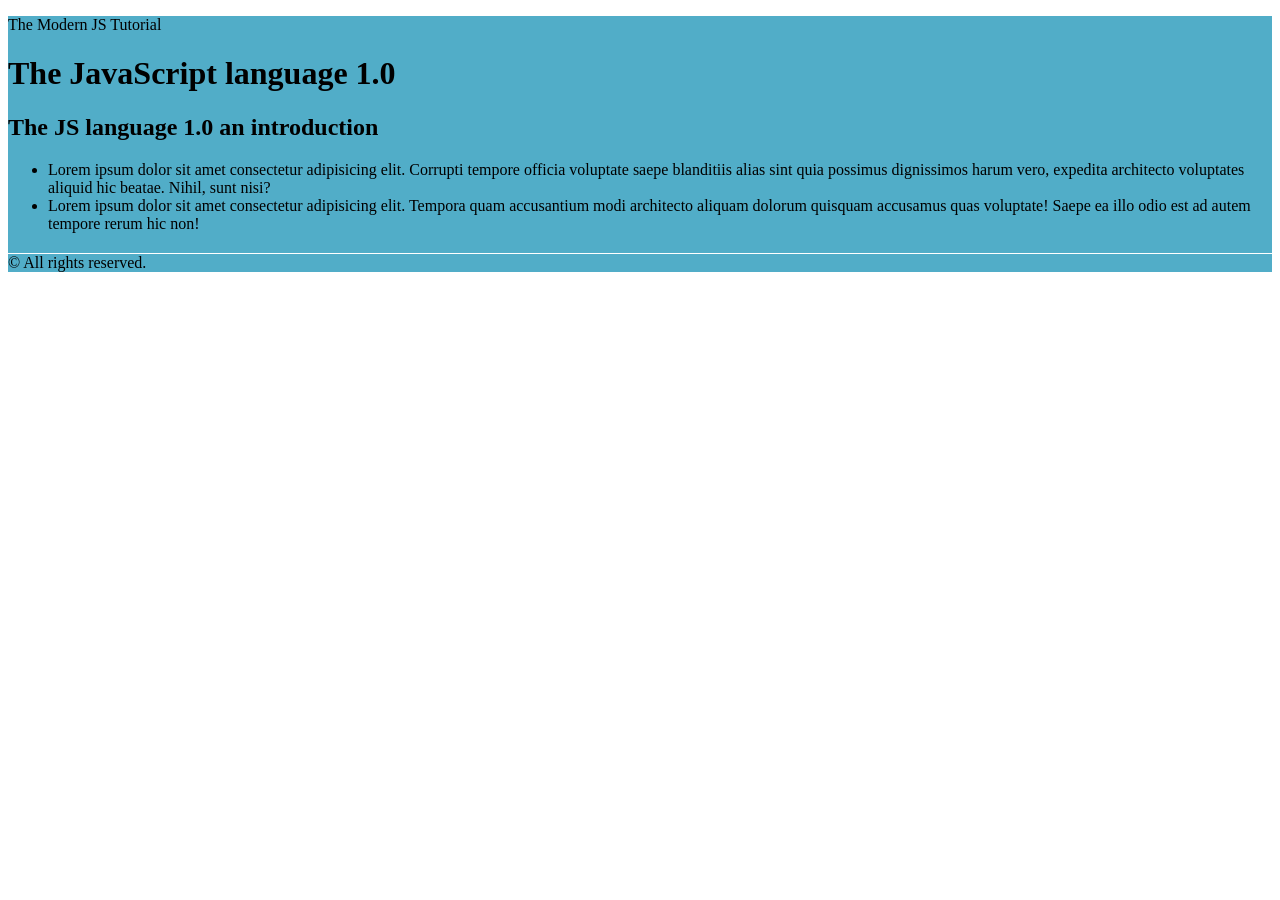
<file: HTML_CSS/Introduction_CSS_Exercise/02/index.html>
<!DOCTYPE html>
<html lang="en">
<head>
    <meta charset="UTF-8">
    <meta name="viewport" content="width=device-width, initial-scale=1.0">
    <title>The Modern JavaScript</title>
    <link rel="stylesheet" href="styles.css">
</head>
<body>

    <main>
        <p>The Modern JS Tutorial</p>
        <h1>The JavaScript language 1.0</h1>
        <h2>The JS language 1.0 an introduction</h2>
        <ul>
            <li>
                Lorem ipsum dolor sit amet consectetur adipisicing elit. Corrupti tempore officia voluptate saepe blanditiis alias sint quia possimus dignissimos harum vero, expedita architecto voluptates aliquid hic beatae. Nihil, sunt nisi?
            </li>
            <li>
                Lorem ipsum dolor sit amet consectetur adipisicing elit. Tempora quam accusantium modi architecto aliquam dolorum quisquam accusamus quas voluptate! Saepe ea illo odio est ad autem tempore rerum hic non!
            </li>
        </ul>
    </main>
    <footer>
        &copy; All rights reserved.
    </footer>
    
</body>
</html>
</file>
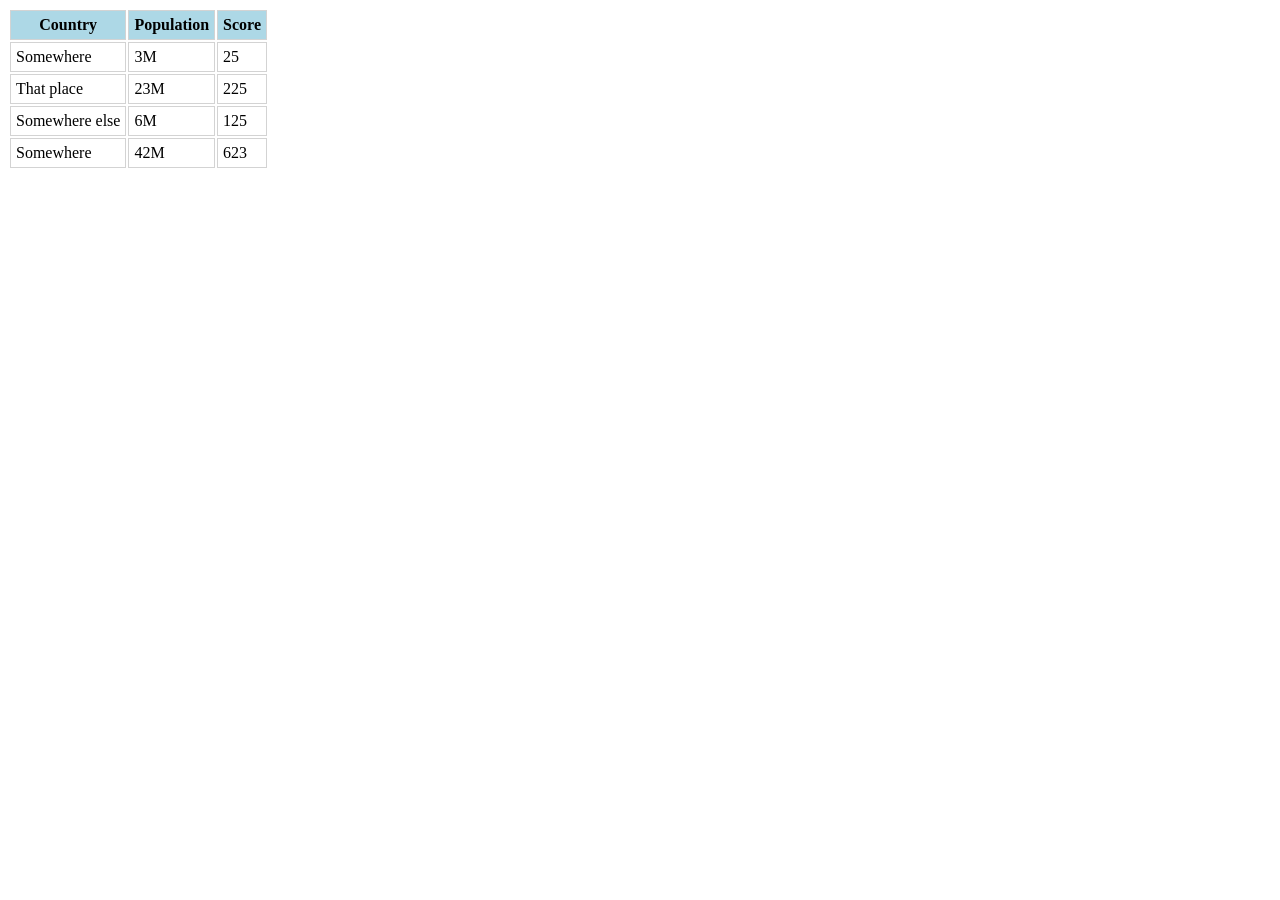
<file: HTML_CSS/Introduction_CSS_Exercise/07/index.html>
<!DOCTYPE html>
<html lang="en">
<head>
    <meta charset="UTF-8">
    <meta name="viewport" content="width=device-width, initial-scale=1.0">
    <title>Styling Table</title>
    <link rel="stylesheet" href="styles.css">
</head>
<body>

    <table>
        <thead>
            <tr>
                <th>Country</th>
                <th>Population</th>
                <th>Score</th>
            </tr>
        </thead>

        <tbody>
            <tr>
                <td>Somewhere</td>
                <td>3M</td>
                <td>25</td>
            </tr>
            <tr>
                <td>That place</td>
                <td>23M</td>
                <td>225</td>
            </tr>
            <tr>
                <td>Somewhere else</td>
                <td>6M</td>
                <td>125</td>
            </tr>
            <tr>
                <td>Somewhere</td>
                <td>42M</td>
                <td>623</td>
            </tr>
        </tbody>
    </table>
    
</body>
</html
</file>
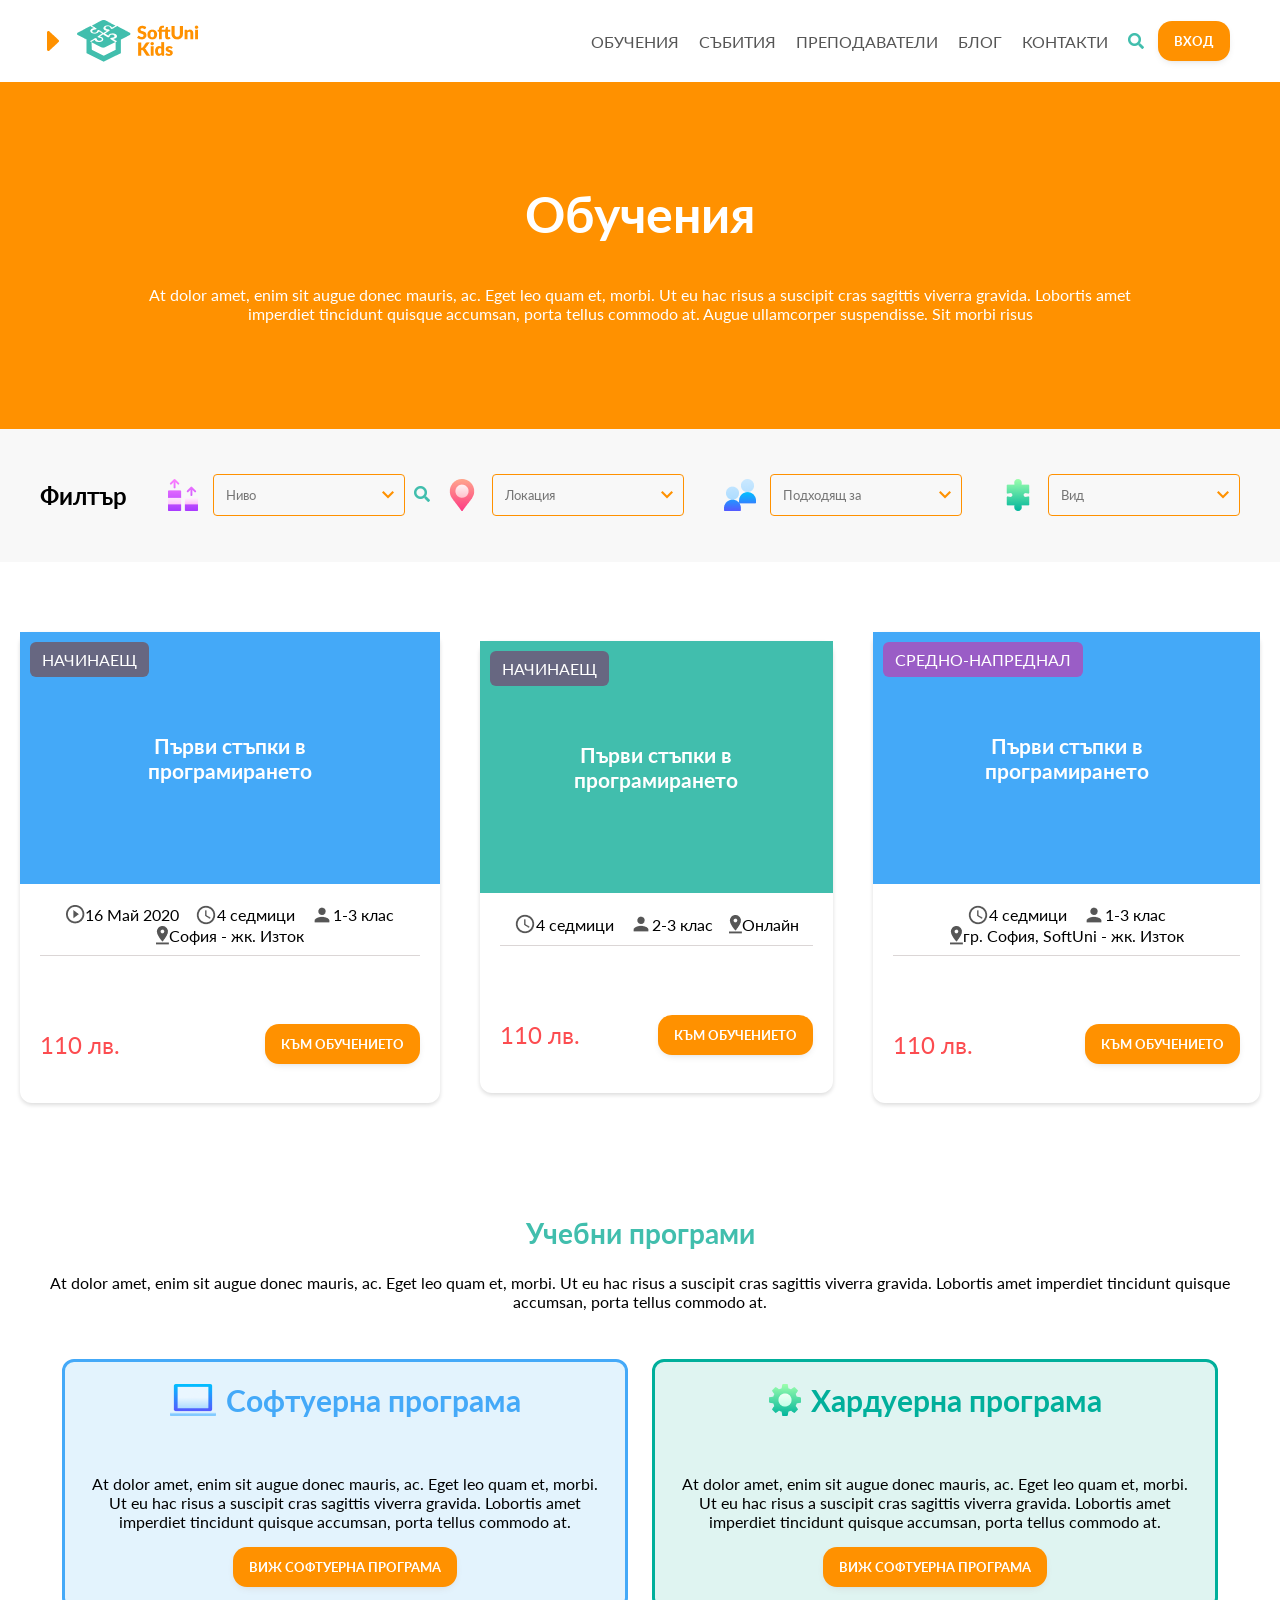
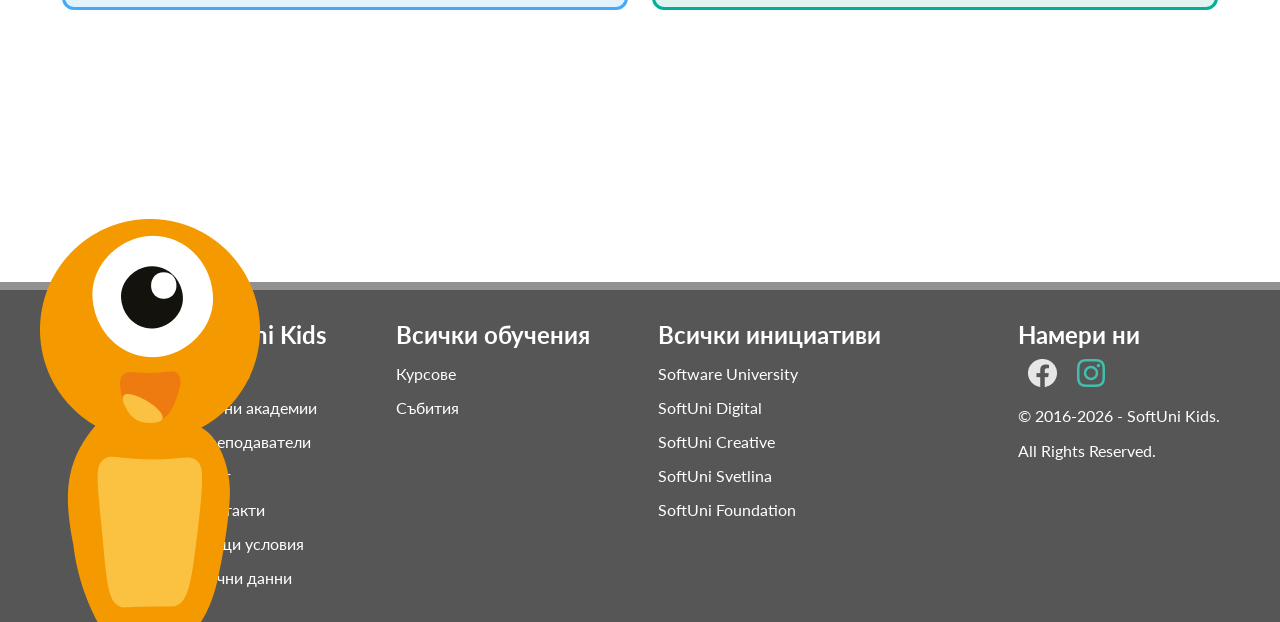
<file: HTML_CSS/Workshop-LandingPage.html>
<!DOCTYPE html>
<html lang="en">

<head>
    <meta charset="UTF-8">
    <meta name="viewport" content="width=device-width, initial-scale=1.0">
    <title>SoftuniKids</title>
    <link rel="stylesheet" href="styles.css">
</head>

<body>
    <header class="page-header">
        <article class="logo-container">
            <img class="logo-sign" src="logo-sign.png" alt="logo-sign picture">
            <img class="logo-img" src="logo.png" alt="SoftUni Kids-picture">
        </article>
        <nav>
            <ul>
                <li class="nav-item">
                    <a class="nav-link" href="#">Обучения</a>
                </li>
                <li class="nav-item">
                    <a class="nav-link" href="#">Събития</a>
                </li>
                <li class="nav-item">
                    <a class="nav-link" href="#">Преподаватели</a>
                </li>
                <li class="nav-item">
                    <a class="nav-link" href="#">Блог</a>
                </li>
                <li class="nav-item">
                    <a class="nav-link" href="#">Контакти</a>
                </li>

                <li class="nav-item login-nav-item">
                    <img src="search.png">
                    <button class="btn login-btn">
                        Вход
                    </button>
                </li>
            </ul>
        </nav>
    </header>

    <main>
        <section class="intro">
            <h1>
                Обучения
            </h1>
            <p>
                At dolor amet, enim sit augue donec mauris, ac.
                Eget leo quam et, morbi. Ut eu hac risus a suscipit cras sagittis viverra
                gravida. Lobortis amet imperdiet tincidunt quisque accumsan,
                porta tellus commodo at.
                Augue ullamcorper suspendisse. Sit morbi risus
            </p>
        </section>

        <section class="filters">
            <h4 class="filters-title"> Филтър</h4>
            <label for="level">
                <img src="level.png">
                <input type="text" placeholder="Ниво" id="level">
                <img class="question-mark-icon" src="search.png">
            </label>

            <label for="location">
                <img src="location.png">
                <input type="text" placeholder="Локация" id="location">
            </label>

            <label for="people">
                <img src="people.png">
                <input type="text" placeholder="Подходящ за" id="people">
            </label>

            <label for="type">
                <img src="type.png">
                <input type="text" placeholder="Вид" id="type">
            </label>
        </section>

        <section class="trainings">
            <article class="training">
                <header>
                    <span>
                        Начинаещ
                    </span>
                    <h3>
                        Първи стъпки в програмирането
                    </h3>
                </header>
                <article class="training-content">
                    <span class="training-contentinfo">
                        <img src="play-btn.png">
                        16 Май 2020
                    </span>
                    <span class="training-contentinfo">
                        <img src="clock.png">
                        4 седмици
                    </span>
                    <span class="training-contentinfo">
                        <img src="person.png">
                        1-3 клас
                    </span>
                    <span class="training-contentinfo">
                        <img src="drop.png">
                        София - жк. Изток
                    </span>
                </article>

                <footer>
                    <article class="training-price">
                        <p>110 лв.</p>
                    </article>
                    <article class="tarining-cta">
                        <button class="btn">
                            към обучението
                        </button>
                    </article>
                </footer>
            </article>

            <article class="training">
                <header>
                    <span>
                        Начинаещ
                    </span>
                    <h3>
                        Първи стъпки в програмирането
                    </h3>
                </header>
                <article class="training-content">
                    <span class="training-contentinfo">
                        <img src="clock.png">
                        4 седмици
                    </span>
                    <span class="training-contentinfo">
                        <img src="person.png">
                        2-3 клас
                    </span>
                    <span class="training-contentinfo">
                        <img src="drop.png">
                        Онлайн
                    </span>
                </article>

                <footer>
                    <article class="training-price">
                        <p>110 лв.</p>
                    </article>
                    <article class="tarining-cta">
                        <button class="btn">
                            към обучението
                        </button>
                    </article>
                </footer>
            </article>

            <article class="training">
                <header>
                    <span>
                        Средно-напреднал
                    </span>
                    <h3>
                        Първи стъпки в програмирането
                    </h3>
                </header>
                <article class="training-content">
                    <span class="training-contentinfo">
                        <img src="clock.png">
                        4 седмици
                    </span>
                    <span class="training-contentinfo">
                        <img src="person.png">
                        1-3 клас
                    </span>
                    <span class="training-contentinfo">
                        <img src="drop.png">
                        гр. София, SoftUni - жк. Изток
                    </span>
                </article>

                <footer>
                    <article class="training-price">
                        <p>110 лв.</p>
                    </article>
                    <article class="tarining-cta">
                        <button class="btn">
                            към обучението
                        </button>
                    </article>
                </footer>
            </article>
        </section>

        <section class="programs">
            <header>
                <h2>Учебни програми</h2>
                <p>At dolor amet, enim sit augue donec mauris, ac. Eget leo quam et, morbi. Ut eu hac risus a suscipit
                    cras sagittis viverra gravida. Lobortis amet imperdiet tincidunt quisque accumsan, porta tellus
                    commodo at.</p>
            </header>
            <article class="programs-content">

                <article class="program software">
                    <header class="program-header">
                        <img src="computer.png">
                        <h4>
                            Софтуерна програма
                        </h4>
                    </header>
                    <article class="program-content">
                        <p>
                            At dolor amet, enim sit augue donec mauris, ac. Eget leo quam et, morbi. Ut eu hac risus a
                            suscipit cras sagittis viverra gravida. Lobortis amet imperdiet tincidunt quisque accumsan,
                            porta tellus commodo at.
                        </p>
                        <button class="btn">
                            виж софтуерна програма
                        </button>
                    </article>
                </article>

                <article class="program hardware">
                    <header class="program-header">
                        <img src="settings.png">
                        <h4>
                            Хардуерна програма
                        </h4>
                    </header>
                    <article class="program-content">
                        <p>
                            At dolor amet, enim sit augue donec mauris, ac. Eget leo quam et, morbi. Ut eu hac risus a
                            suscipit cras sagittis viverra gravida. Lobortis amet imperdiet tincidunt quisque accumsan,
                            porta tellus commodo at.
                        </p>
                        <button class="btn">
                            виж софтуерна програма
                        </button>
                    </article>
                </article>
            </article>

        </section>

    </main>

    <footer class="page-footer">
        <article class="footer-person-container">
            <img src="emoji.png">
        </article>

        <article class="footer-menu">
            <nav class="kids">
                <h5>Softuni Kids</h5>
                <ul>
                    <li>
                        <a href="#">Начало</a>
                    </li>
                    <li>
                        <a href="#">Летни академии</a>
                    </li>
                    <li>
                        <a href="#">Преподаватели</a>
                    </li>
                    <li>
                        <a href="#">Блог</a>
                    </li>
                    <li>
                        <a href="#">Контакти</a>
                    </li>
                    <li>
                        <a href="#">Общи условия</a>
                    </li>
                    <li>
                        <a href="#">Лични данни</a>
                    </li>

                </ul>
            </nav>
        </article>

        <article class="footer-menu">
            <nav class="educations">
                <h5>Всички обучения</h5>
                <ul>
                    <li><a href="#">Курсове</a></li>
                    <li><a href="#">Събития</a></li>
                </ul>
            </nav>
        </article>

        <article class="footer-menu">
            <nav class="initiatives">
                <h5>Всички инициативи</h5>
                <ul>
                    <li><a href="#">Software University</a></li>
                    <li><a href="#">SoftUni Digital</a></li>
                    <li><a href="#">SoftUni Creative</a></li>
                    <li><a href="#">SoftUni Svetlina</a></li>
                    <li><a href="#">SoftUni Foundation</li>
                </ul>
            </nav>
        </article>

        <article class="footer-menu">
            <nav class="social-media">
                <h5>Намери ни</h5>
                <ul>
                    <li><a href="#"><img src="facebook.png"></a></li>
                    <li><a href="#"><img src="instagram.png"></a></li>
                </ul>
                <p>&copy; 2016-2026 - SoftUni Kids.</p>
                <p> All Rights Reserved.</p>
            </nav>
        </article>

    </footer>


</body>

</html>
</file>
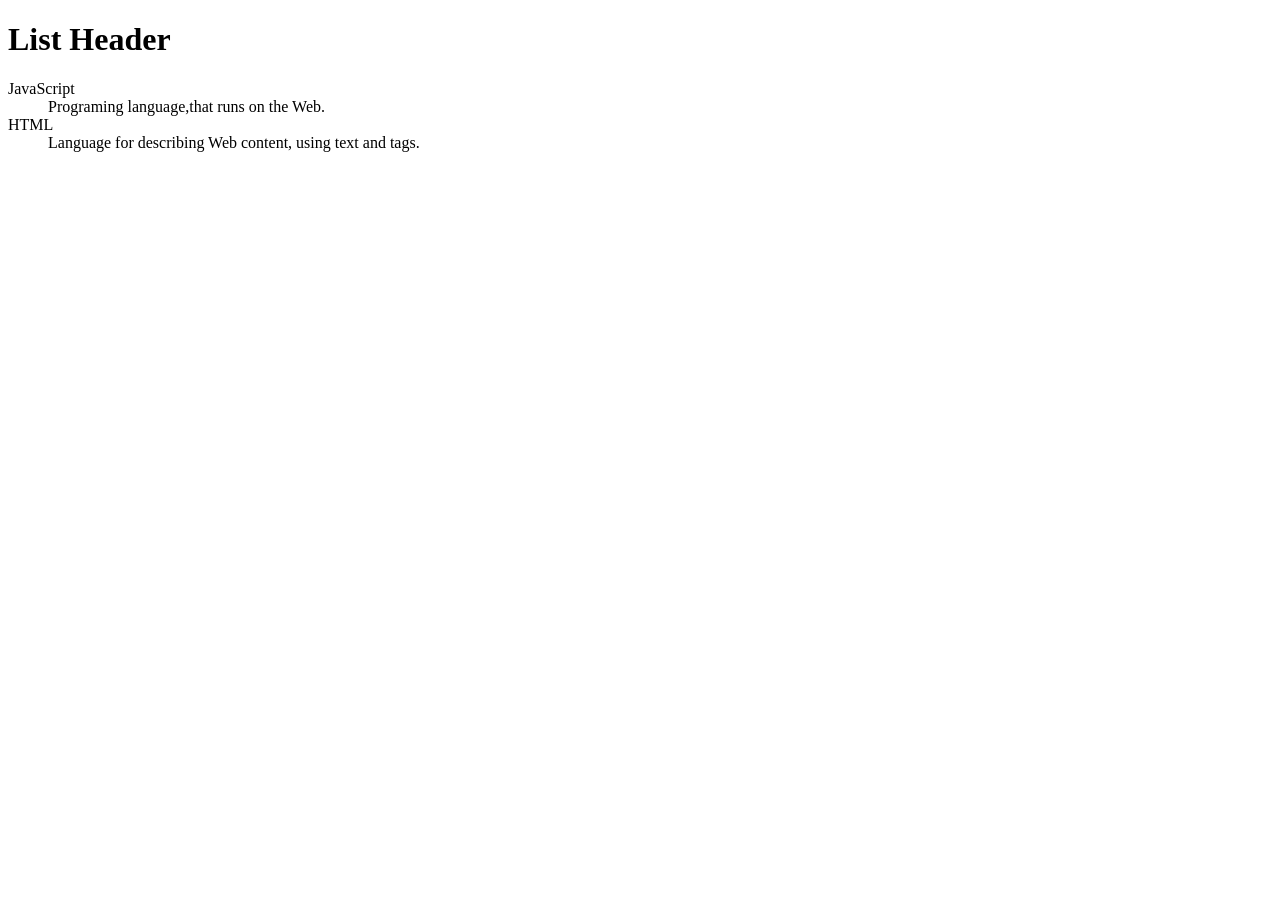
<file: HTML_CSS/Itroduction_HTML_Exercises/definition-list.html>
<!DOCTYPE html>
<html lang="en">
<head>
    <meta charset="UTF-8">
    <meta name="viewport" content="width=device-width, initial-scale=1.0">
    <title>Definition Lists</title>
</head>
<body>
    <h1>
        List Header
    </h1>

    <dt>JavaScript</dt>
    <dd>Programing language,that runs on the Web.</dd>
    <dt>HTML</dt>
    <dd>Language for describing Web content, using text and tags.</dd>
    
</body>
</html>
</file>
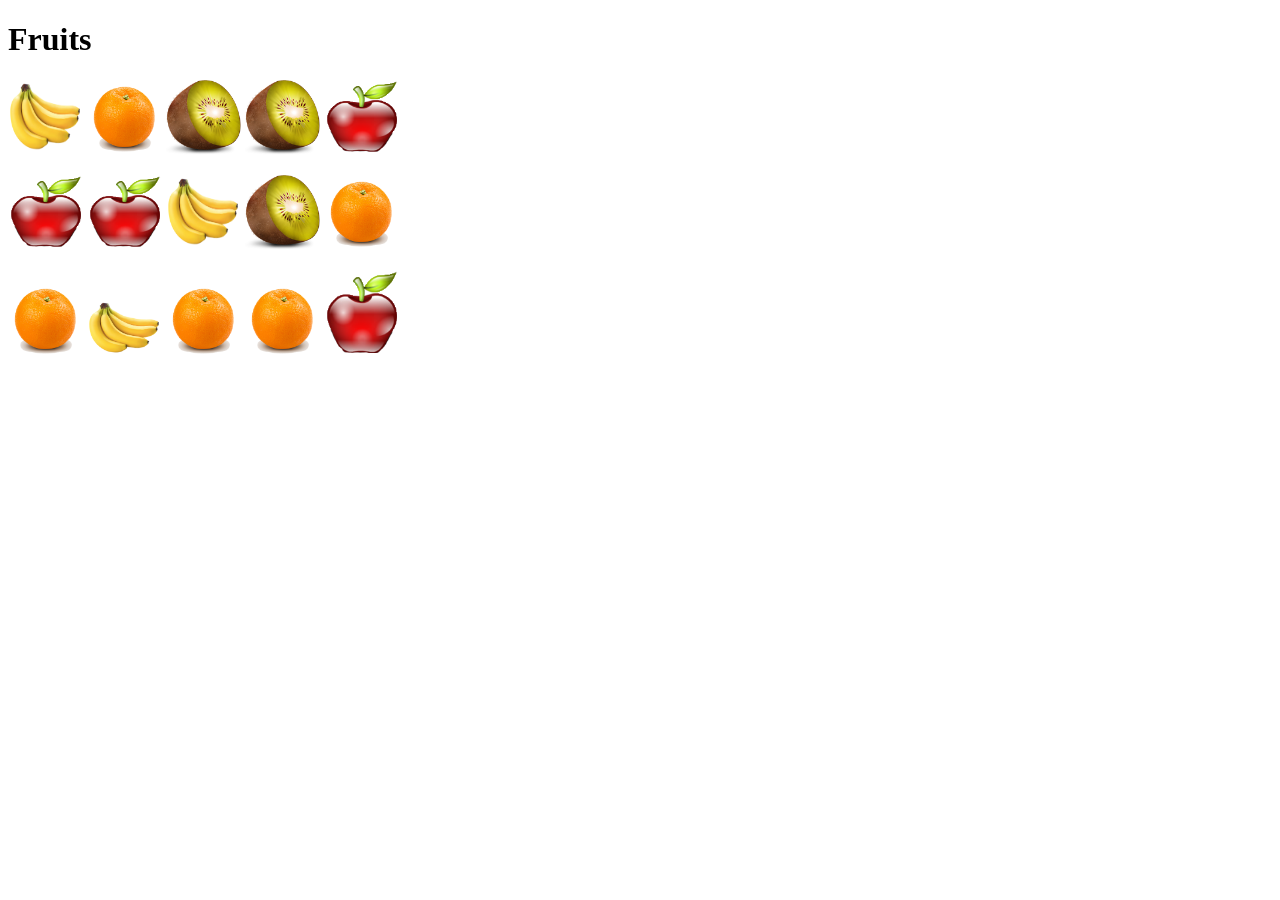
<file: HTML_CSS/Itroduction_HTML_Exercises/Fruits.html>
<!DOCTYPE html>
<html lang="en">
<head>
    <meta charset="UTF-8">
    <meta name="viewport" content="width=device-width, initial-scale=1.0">
    <title>Fruits</title>
    </head>
<body>
    <h1>Fruits</h1>
    <p>
        <img src="banana.png" height="75" width="75" alt="Banana">
        <img src="orange.png" height="75" width="75" alt="Orange">
        <img src="kiwi.png" height="75" width="75" alt="Kiwi">
        <img src="kiwi.png" height="75" width="75" alt="Kiwi">
        <img src="apple.png" height="75" width="75" alt="Apple">
    </p>
    
        <p>
        <img src="apple.png" height="75" width="75" alt="Apple">
        <img src="apple.png" height="75" width="75" alt="Apple">
        <img src="banana.png" height="75" width="75" alt="Banana">
        <img src="kiwi.png" height="75" width="75" alt="Kiwi">
        <img src="orange.png" height="75" width="75" alt="Orange">
    </p>

        <p>
        <img src="orange.png" width="75px" alt="Orange">
        <img src="banana.png" width="75px" alt="Banana">
        <img src="orange.png" width="75px" alt="Orange">
        <img src="orange.png" width="75px" alt="Orange">
        <img src="apple.png" width="75px" alt="Apple">
    </p>
     
</body>
</html>
</file>
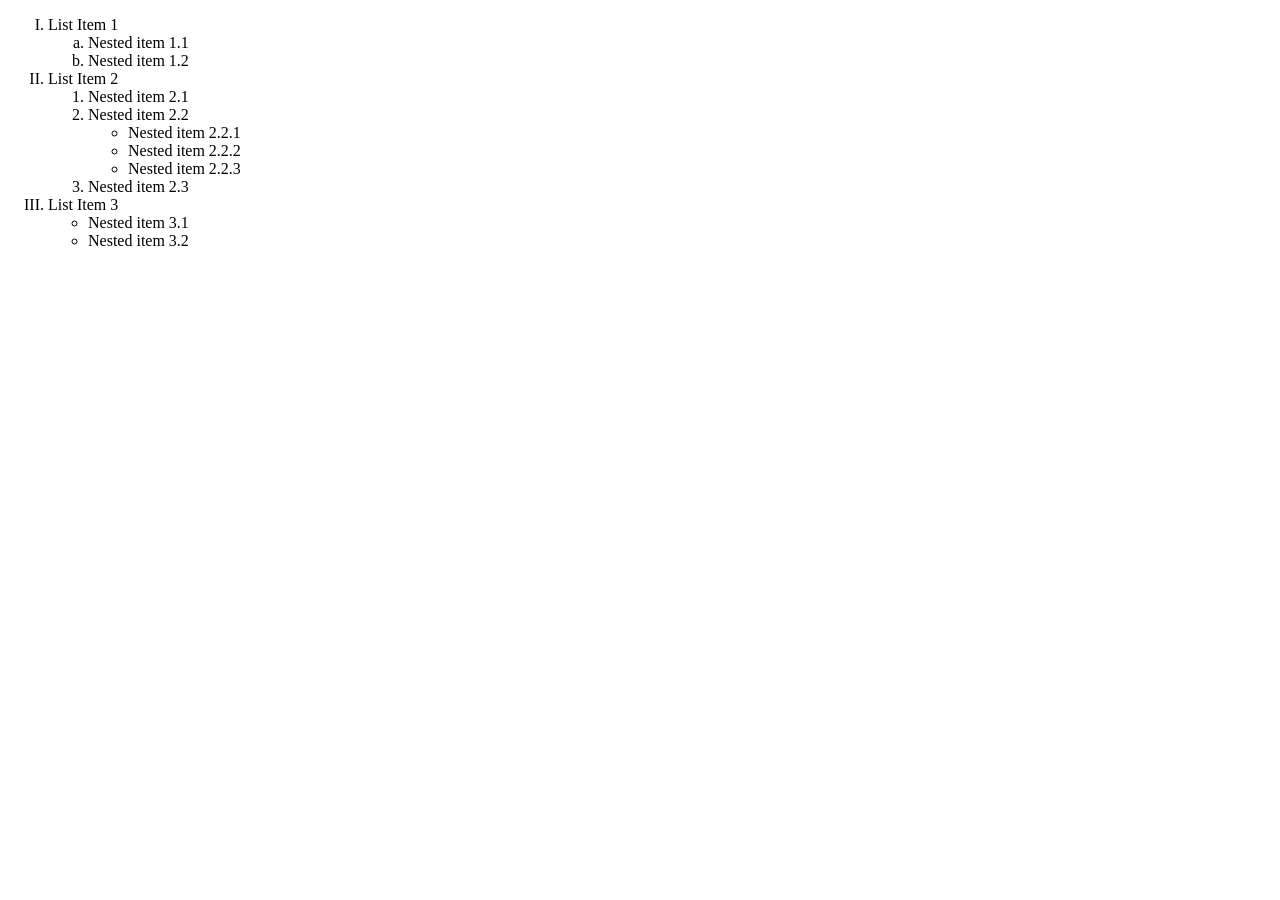
<file: HTML_CSS/Itroduction_HTML_Exercises/html-lists.html>
<!DOCTYPE html>
<html lang="en">
<head>
    <meta charset="UTF-8">
    <meta name="viewport" content="width=device-width, initial-scale=1.0">
    <title>HTML Lists</title>
</head>
<body>
    <ol type="I">
        <li>
            List Item 1

            <ol type="a">
                <li>Nested item 1.1</li>
                <li>Nested item 1.2</li>
            </ol>
        </li>

        <li>
            List Item 2

            <ol>
                <li>Nested item 2.1</li>
                <li>Nested item 2.2</li>
                    
                    <ul type="circle">
                        <li>Nested item 2.2.1</li>
                        <li>Nested item 2.2.2</li>
                        <li>Nested item 2.2.3</li>
                    </ul>

                <li>Nested item 2.3</li>
            </ol>
        </li>

        <li>
            List Item 3
            <ul type="disk">
                <li>Nested item 3.1</li>
                <li>Nested item 3.2</li>
            </ul>

        </li>
    </ol>
    
</body>
</html>
</file>
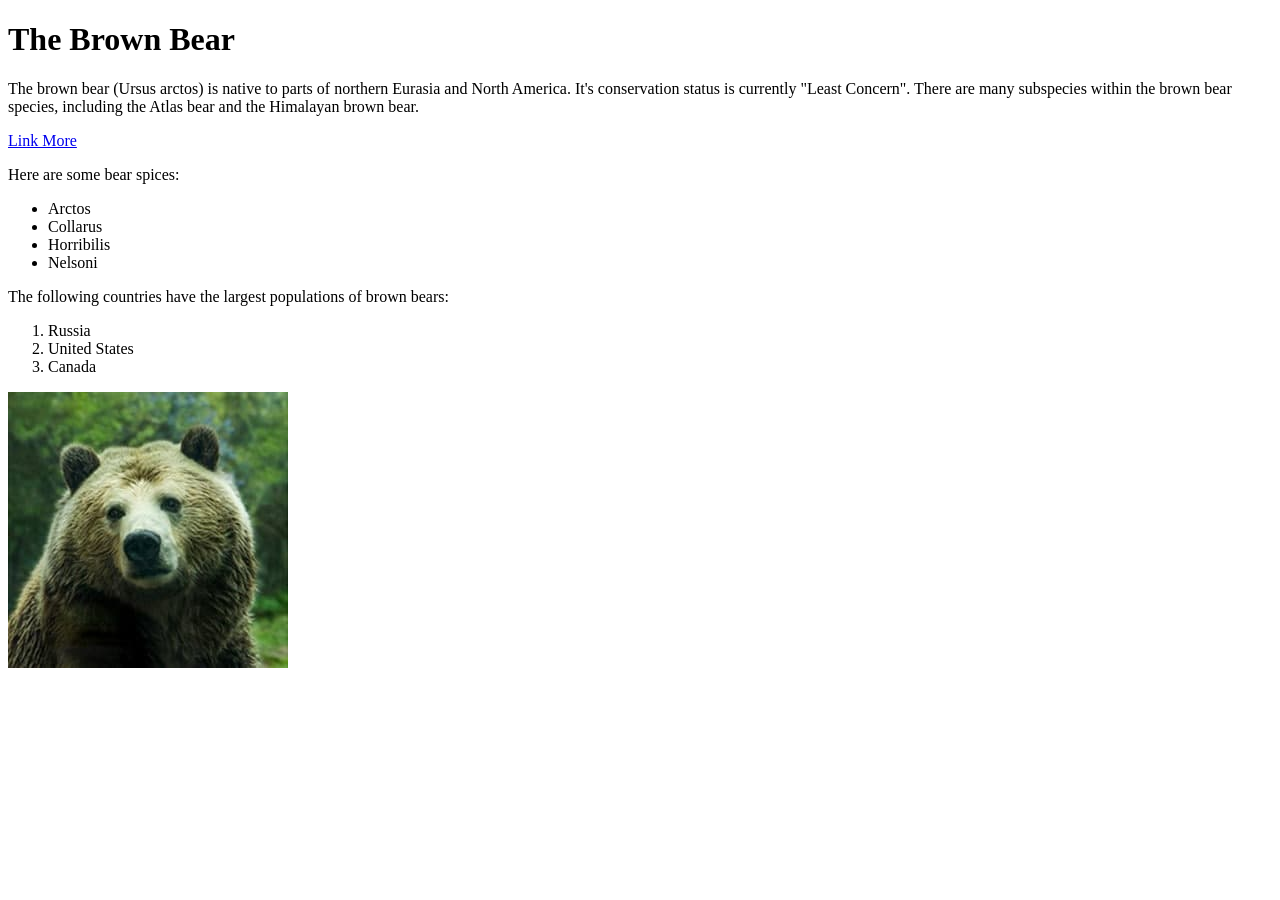
<file: HTML_CSS/Itroduction_HTML_Exercises/Wiki_Page.html>
<!DOCTYPE html>
<html lang="en">
<head>
    <meta charset="UTF-8">
    <meta name="viewport" content="width=device-width, initial-scale=1.0">
    <title>Wiki Page</title>
</head>
<body>
    <h1>The Brown Bear</h1>
    <p>
        The brown bear (Ursus arctos) is native to parts of northern Eurasia and North America.
It's conservation status is currently "Least Concern". There are many subspecies within
the brown bear species, including the Atlas bear and the Himalayan brown bear.
    </p>

    <a href="#">Link More</a>

    <p>Here are some bear spices:</p>

    <ul>
        <li>Arctos</li>
        <li>Collarus</li>
        <li>Horribilis</li>
        <li>Nelsoni</li>
    </ul>

    <p>The following countries have the largest populations of brown bears:</p>

    <ol>
        <li>Russia</li>
        <li>United States</li>
        <li>Canada</li>
    </ol>
    

    <img src="bear.jpg" alt="Bear-picture">
    
</body>
</html>
</file>
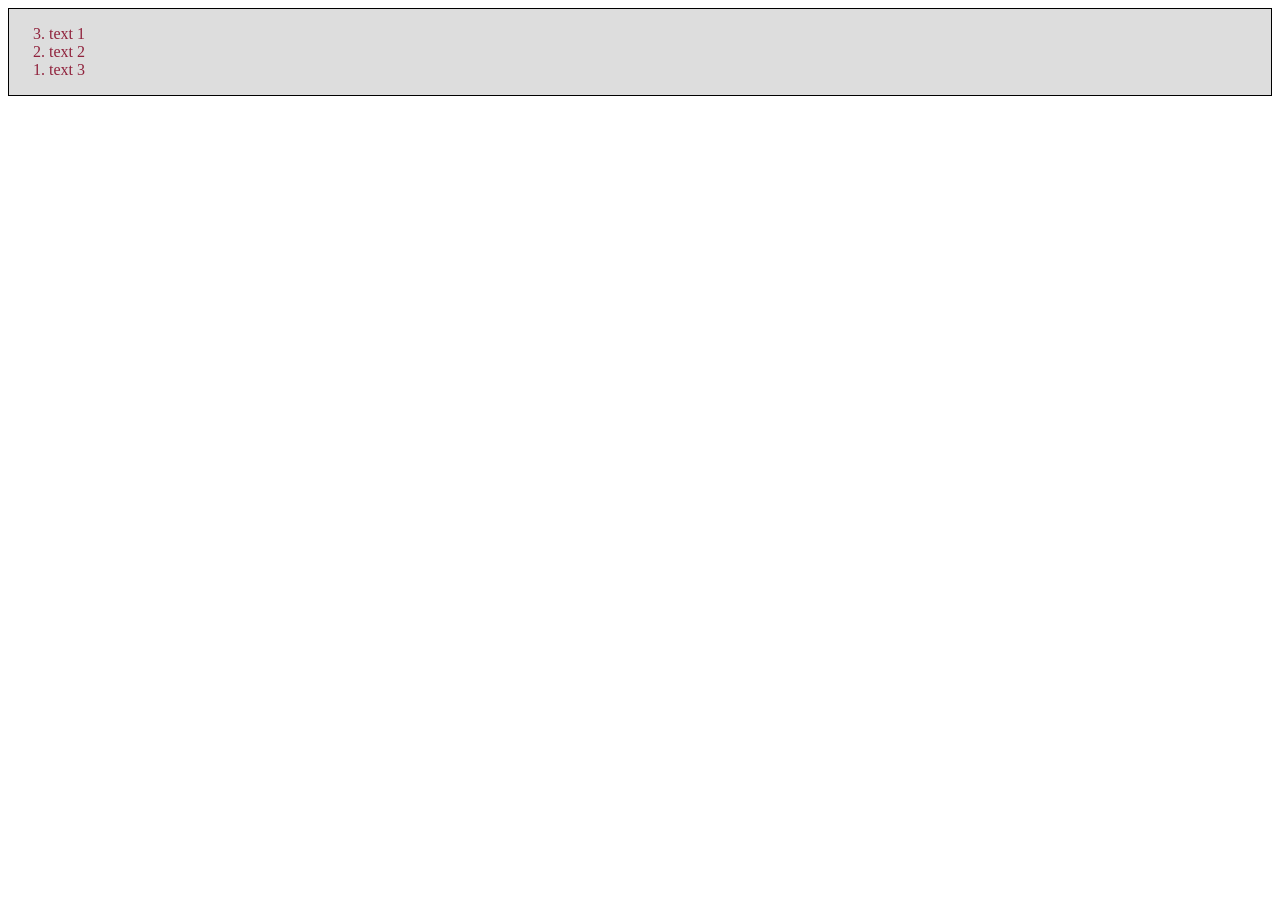
<file: HTML_CSS/Introduction_CSS_Exercise/01/reversed-list.html>
<!DOCTYPE html>
<html lang="en">
<head>
    <meta charset="UTF-8">
    <meta name="viewport" content="width=device-width, initial-scale=1.0">
    <title>Reversed Lists</title>
    <link rel="stylesheet" href="reversed-list.css">
</head>
<body>
    <section>
        <ol reversed>
        <li> text 1 </li>
        <li> text 2 </li>
        <li> text 3 </li>
    </ol>
    </section>
</body>
</html>
</file>
<file: HTML_CSS/Introduction_CSS_Exercise/02/styles.css>
main, footer {
    background-color: #51ADC8;
}

ul {
    margin-bottom: 1px;
    padding-bottom: 20px;
}
</file>
<file: HTML_CSS/Introduction_CSS_Exercise/07/styles.css>
th {
    background-color: #add8e6;
}

th,td {
    border: 1px solid lightgray;
    padding: 5px;
}
</file>
<file: HTML_CSS/styles.css>
@import url('https://fonts.googleapis.com/css2?family=Lato:ital,wght@0,100;0,300;0,400;0,700;0,900;1,100;1,300;1,400;1,700;1,900&display=swap');


body, ul {
    margin: 0;
    padding: 0;
}

body * {
    font-family: 'Lato',sans-serif;    
}

header {
    padding: 20px 40px;
    display: flex;
    align-items: center;
    justify-content: space-between;
}

.page-header {
    box-shadow: 0px 3px 8px -4px white;
}

header nav ul {
    display: flex;
    list-style: none;
    align-items: center;
}

.logo-container img {
    display: inline-block;
    vertical-align: middle;
    margin: 0 7px;
}

.login-nav-item * {
    display: inline-block;
    vertical-align: middle;
}

.login-btn {
    margin-left: 10px;
}

.nav-item {
    margin: 0 10px;
}

.nav-link {
    text-decoration: none;
    text-transform: uppercase;
    color:#565656;
}

.nav-link:hover {
    color: #ff9100;
    cursor: pointer;
}

.btn {
    background: #ff9100;
    color: white;
    border-radius:  14px;
    padding: 12px 16px;
    border: none;
    text-transform: uppercase;
    box-shadow: 0px 3px 8px -4px #ccc;   
    font-weight: bold;
}

.intro {
    background: #ff9100;
    color: white;
    text-align: center;
    padding: 60px 120px 90px 120px;
}

.intro h1 {
    font-size: 50px;
}

.filters {
    background: #f8f8f8;
    display: flex;
    justify-content: space-between;
    align-items: center;
    padding: 20px 40px;
}

.filters-title {
    font-size: 24px;
}

.filters label * {
    display: inline-block;
    vertical-align: middle;
}

.filters label input {
    border: 1px solid #ff9100;
    border-radius: 4px;
    padding: 12px;
    background-color: transparent;
    margin-left: 10px;
}

.filters label {
    position: relative;
}

.question-mark-icon {
    position: absolute;
    top: 12px;
    right: -25px;
}

.filters label::after {
    content: "";
    display: block;
    background: url(input-arrow.png);
    background-repeat: no-repeat;
    background-position: center;
    width: 20px;
    height: 20px;
    position: absolute;
    right: 7px;
    top: 11px;
}

.trainings {
    display: flex;
    align-items:  center;
    justify-content: center;
    margin: 50px auto;
}


.training {
    margin: 20px;
    box-shadow: 0px 2px 4px 0px #00000024;
    border-radius: 12px;
}

.training:nth-child(1) header,
.training:nth-child(3) header {
    background-color: #44A9F8;
    color: white
}

.training:nth-child(2) header {
    background-color: #41bead;
    color: #FFFFFF;
}

.training header {
    position: relative;
}

.training header h3 {
    text-align: center;
    padding: 60px 30px;
    font-size: 21px;
}

.training header span {
    background: #676781;
    border-radius: 6px;
    text-transform: uppercase;
    color: white;
    padding: 8px 12px;
    position:absolute;
    top: 10px;
    left: 10px;
    font-size: 12;
}

.training:nth-child(3) header span{
    background-color: #9a5dc6;
}

.training-content {
    padding: 20px;
}

.training-content {
    display: flex;
    flex-wrap: wrap;
    align-items: center;
    justify-content: center;
}

.training-contentinfo {
    display: flex;
    align-items: center;
    margin: 0 8px;
}

.training-content::after {
    content: "";
    display: block;
    width: 100%;
    margin: 10px auto;
    height: 1px;
    background-color: rgb(219,214,214);
}

.training footer {
    display:flex;
    align-items: center;
    justify-content: space-between;
    padding: 20px;
}

.training-price {
    font-size: 24px;
    color: #fc4c50;
}

.training-cta .btn {
    font-weight: bold;
    padding-left: 16px;
    padding-right: 16px;
}

.programs-content{
    display: flex;
    align-items: center;
    padding: 0 50px;
}

.programs{
    margin: 40px auto;
}

.program{
    border-radius: 12px;
    margin: 12px;
}

.program.software {
    border: 3px solid #44a9f8;
    background: #e3f3fd;
}

.program.software .program-header h4 {
    color: #44A9F8;
    margin-left: 10px;
}

.program.hardware {
    border: 3px solid #00af9b;
    background: #dff4f1;
}

.program.hardware .program-header h4 {
    color: #00af9b;
    margin-left: 10px;
}

.program-header {
    display: flex !important;
    justify-content: center;
    align-items: center;
}

.program-header h3 {
    padding: 0px 30px;
    font-size: 21px;
}

.program-header h4 {
    font-size: 30px;
    margin: 0 ;
}

/* .program.software h4 {
    font-size: 30px;
    border: #44a9f8;
} */

.programs header {
    display: block;
    text-align: center;
}

.programs header h2 {
    color: #41bead;
    font-size: 28px; 
}

.program-content {
    text-align: center;
    padding: 20px;
}

.page-footer {
    background-color: #565656;
    color: white;
    position: relative;
    padding-left: 10%;
    padding-right: 60px;
    padding-bottom: 20px;
    padding-top: 20px;
    margin-top: 260px;
    border-top: 8px solid #919191;
    display: flex;
    align-items: top;
    justify-content: space-between;
}

.page-footer ul {
    list-style-type: none;
}

.page-footer a {
    text-decoration: none;
    color: white;
}

.footer-person-container img {
    position: absolute;
    bottom: 0;
    left: 40px;
}

.page-footer h5 {
    font-size: 24px;
    margin: 10px 0;
}

.footer-menu li{
    margin: 15px 0px;
}

.social-media ul{
    display: flex;
}

.social-media ul li {
    margin: 0px 10px;
}
</file>
<file: HTML_CSS/Introduction_CSS_Exercise/01/reversed-list.css>
section {
    background: #DDDDDD;
    border: 1px solid black;
    color: #90223C;
}
</file>
